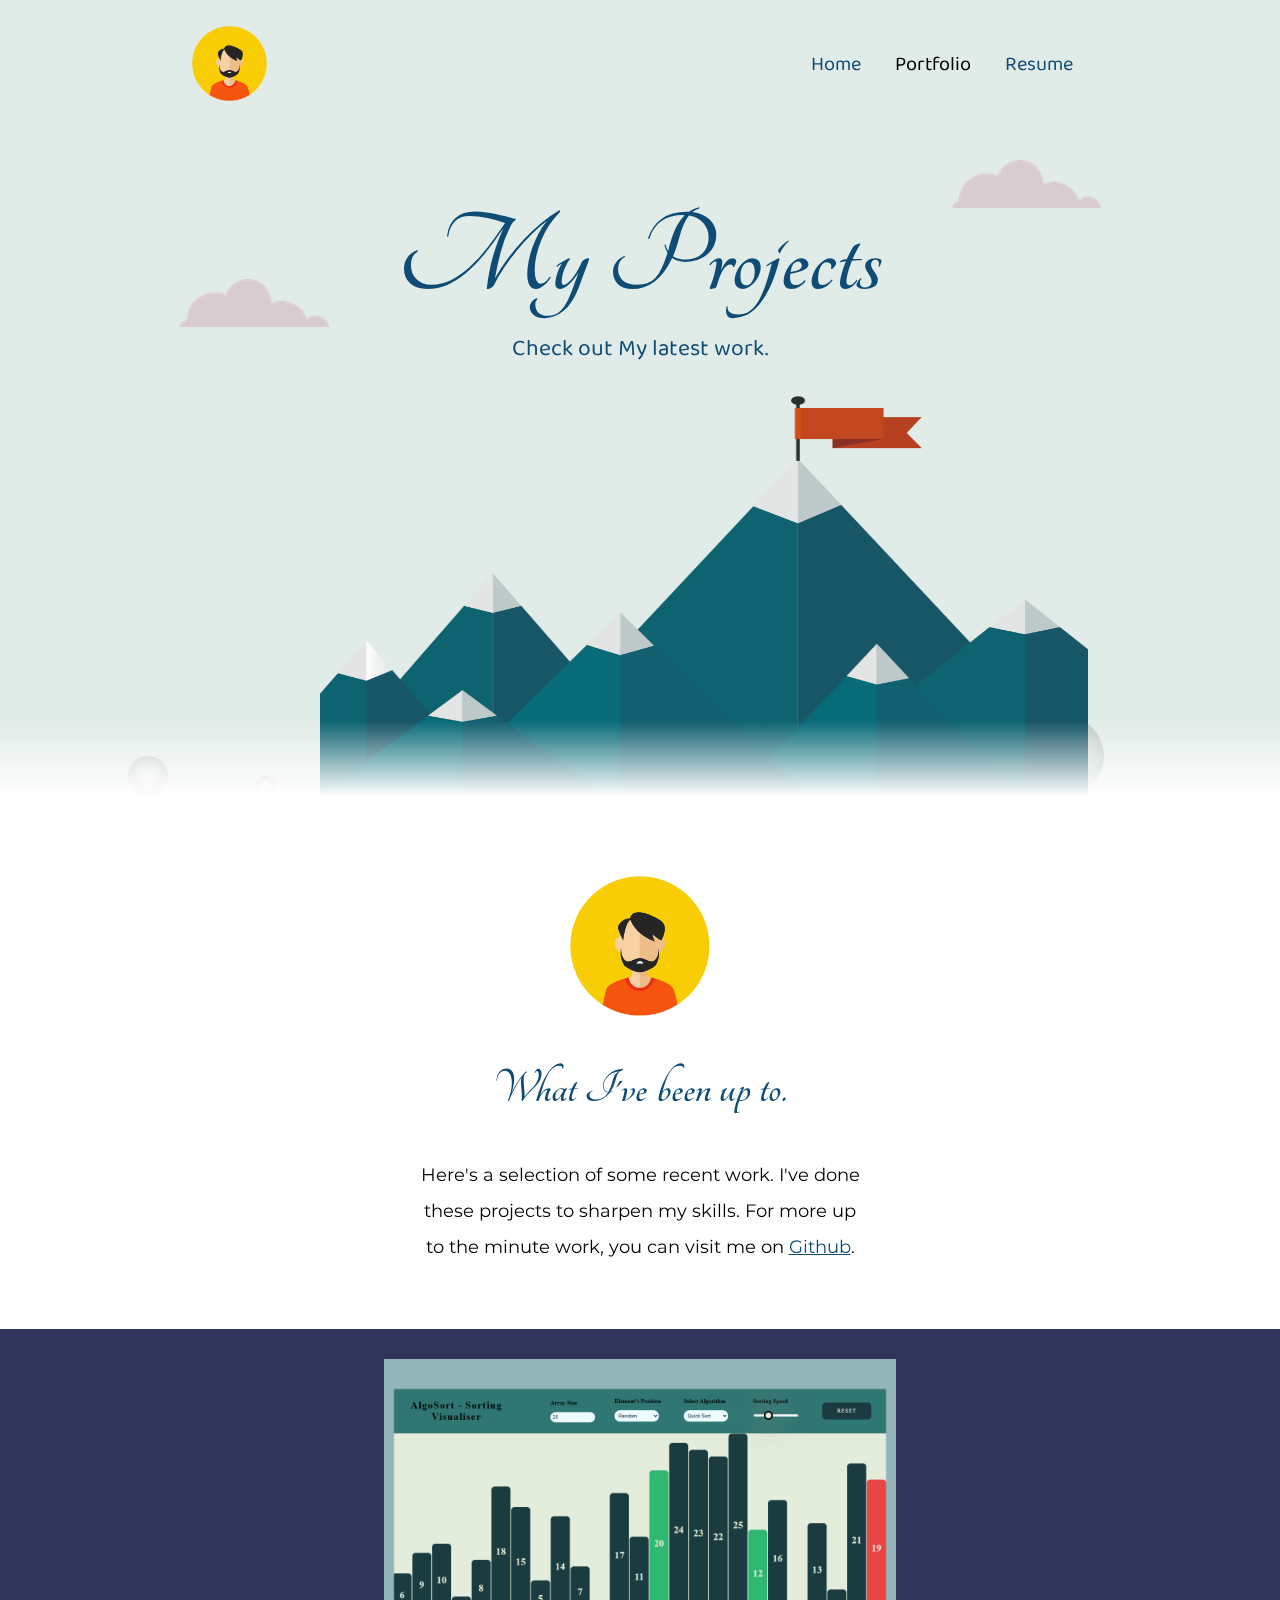
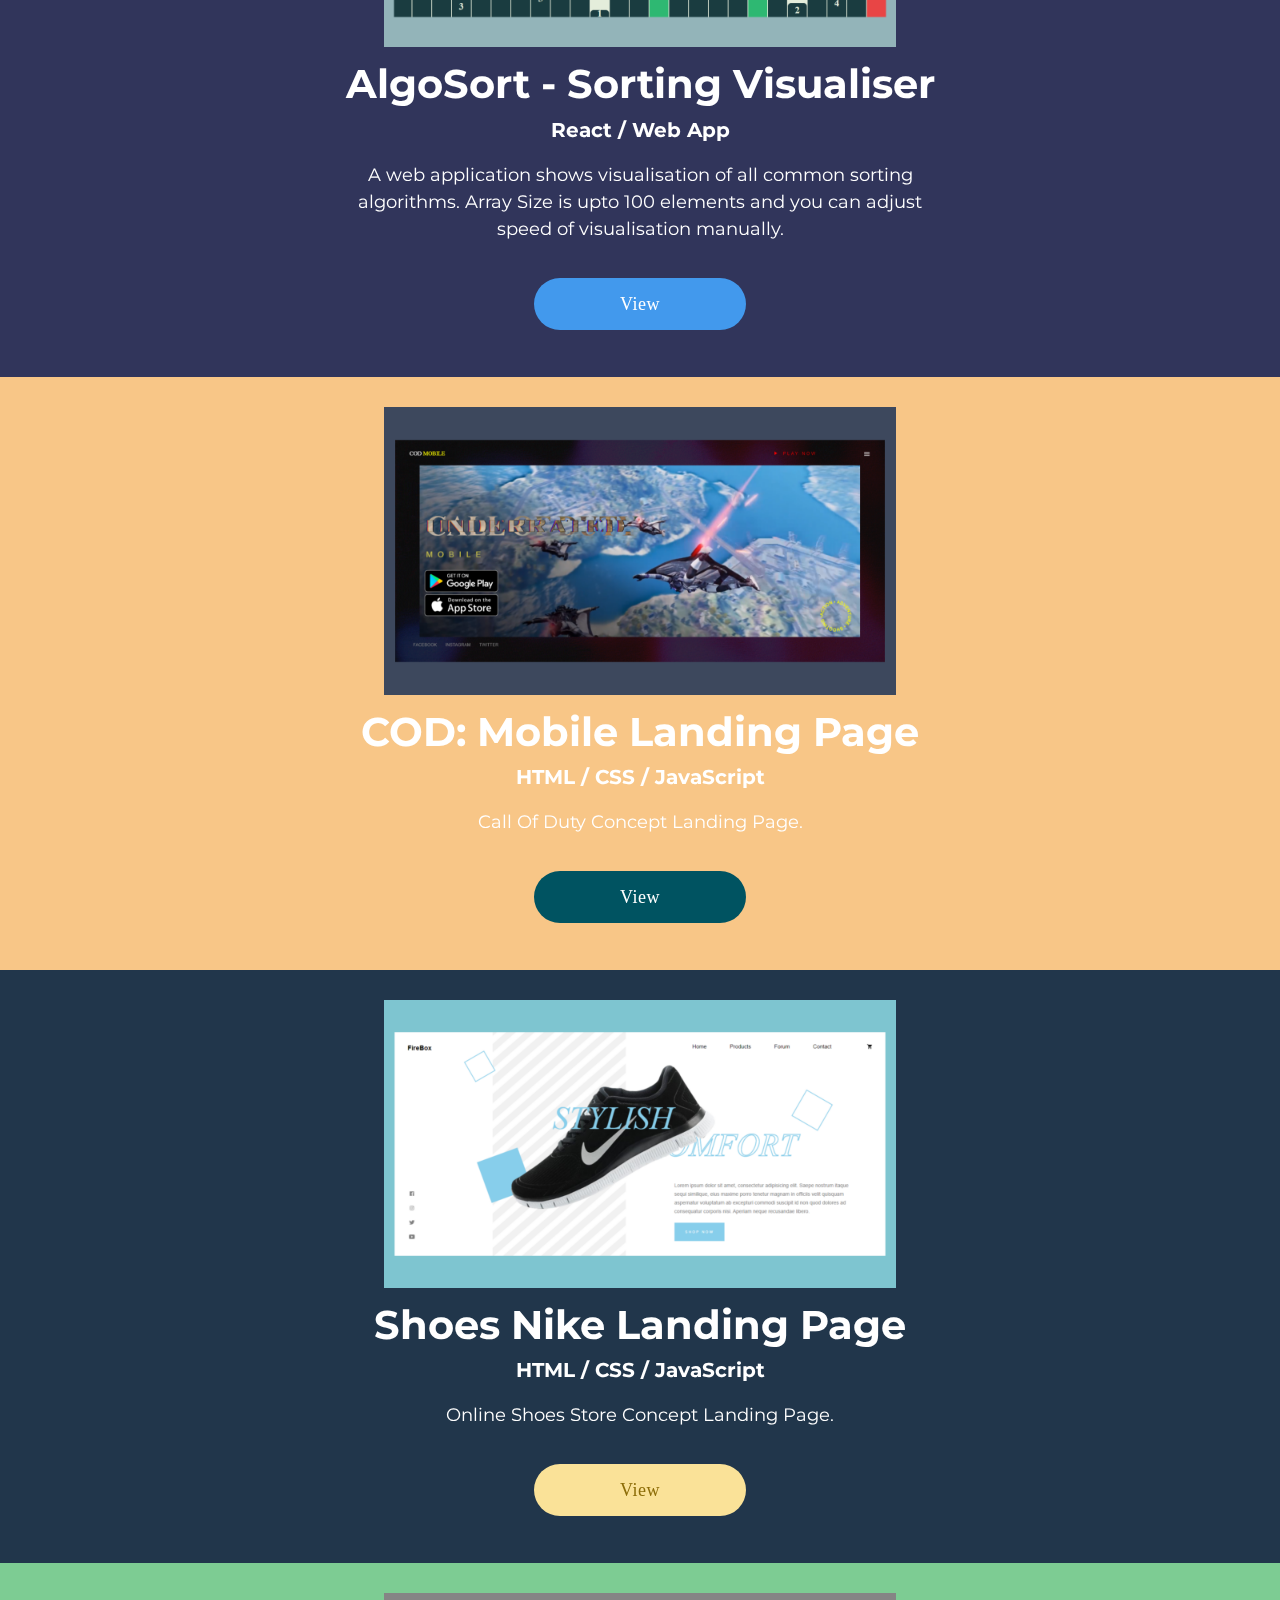
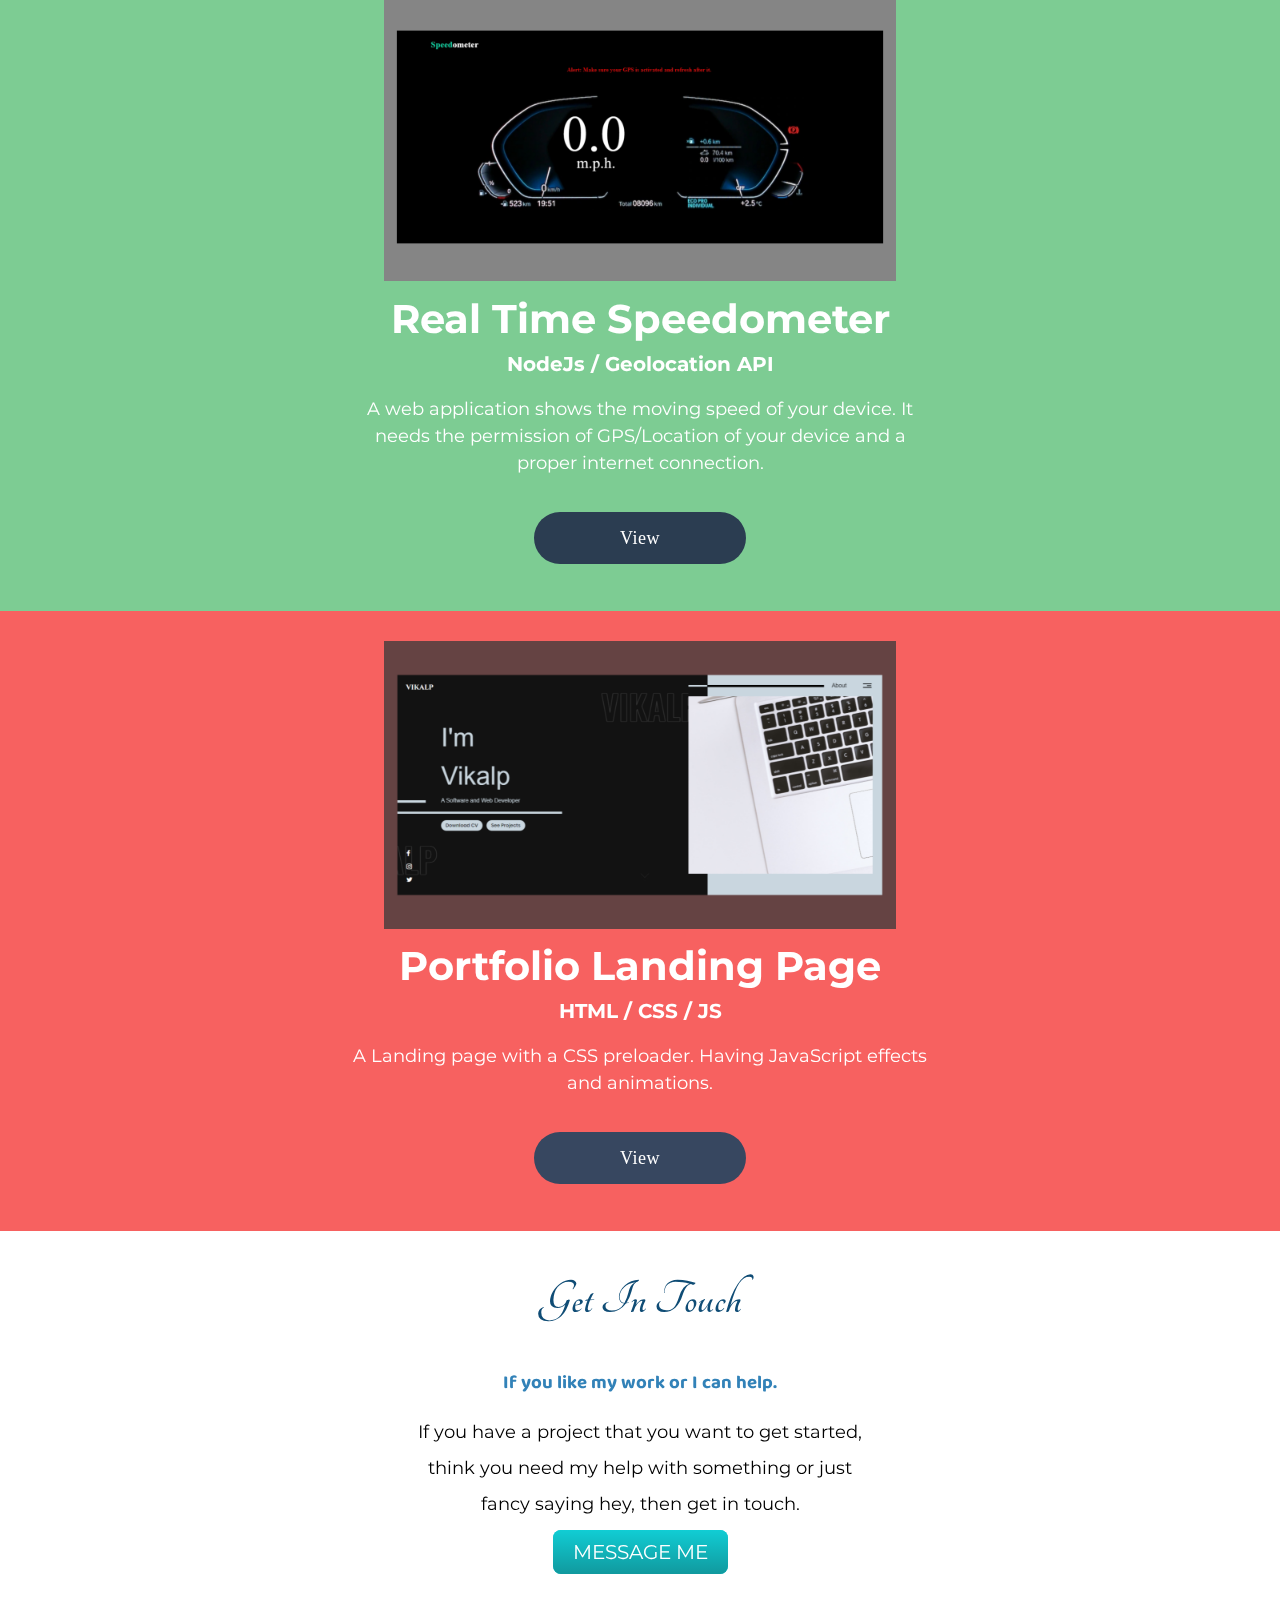
<file: portfolio.html>
<!DOCTYPE html>
<html>
<head>
    <meta charset="utf-8">
    <title>Vikalp Kaushik</title>
    <link rel="stylesheet" type="text/css" href="style.css">
    <link rel="stylesheet" type="text/css" href="https://maxcdn.bootstrapcdn.com/font-awesome/4.7.0/css/font-awesome.min.css">
    <link href="https://fonts.googleapis.com/css?family=Montserrat|Baloo+Chettan+2|Tangerine&display=swap" rel="stylesheet">
    <link rel="icon" href="img/logo.png">
</head>
<body>
    <header>
        <img class="logo" src="img/logo.png">
        <nav>
            <ul>
                <li><a href="index.html">Home</a></li>
                <li><a class="active" href="portfolio.html">Portfolio</a></li>
                <li><a href="https://drive.google.com/file/d/1fQvm7qjGCjGkWndiy1mEC6uX420WhLRC/view?usp=sharing">Resume</a></li>
            </ul>
        </nav>
    </header>
    <div class="top-container">
        <img id="top-cloud" src="img/cloud.png" alt="cloud">
        <div class="Intro">
            <h1 id="h1">My Projects</h1>
            <p id="p1">Check out My latest work.</p> 
        </div>
        <img id="bottom-cloud" src="img/cloud.png" alt="cloud">
        <img id="mountain" src="img/mountain2.png" alt="mountain-img">
        <div class="bubbles">
            <div class="bubble"></div>
            <div class="bubble"></div>
            <div class="bubble"></div>
            <div class="bubble"></div>
            <div class="bubble"></div>
            <div class="bubble"></div>
            <div class="bubble"></div>
            <div class="bubble"></div>
            <div class="bubble"></div>
            <div class="bubble"></div>
        </div>
    </div>  
    <div class="middle-container">
        <div class="profile">
            <img class="midlogo" src="img/logo.png" alt="profilepic">
            <h2>What I've been up to.</h2>
            <p class="p2">Here's a selection of some recent work. I've done these projects to sharpen my skills. For more up to the minute work, you can visit me on <a class="projectslink" href="https://github.com/vikalp2502">Github</a>.</p>
        </div> 
        <div class="project1">
            <div class="content">
                <img class="project_img" src="img/project1.png">
                <h2 class="head">AlgoSort - Sorting Visualiser</h2>
                <h3 class="head3">React / Web App</h3>
                <p class="p3">A web application shows visualisation of all common sorting algorithms. Array Size is upto 100 elements and you can adjust speed of visualisation manually.</p>
                <a class="mainbtn" href="https://vikalp2502.github.io/AlgoSort-Sorting-Visualiser">View</a>
            </div>
        </div>
        <div class="project2">
            <div class="content">
                <img class="project_img" src="img/project2.png">
                <h2 class="head">COD: Mobile Landing Page</h2>
                <h3 class="head3">HTML / CSS / JavaScript</h3>
                <p class="p3">Call Of Duty Concept Landing Page.</p>
                <a class="mainbtn btn2" href="https://github.com/vikalp2502/CODM-Landing_Page">View</a>
            </div>
        </div>
        <div class="project3">
            <div class="content">
                <img class="project_img" src="img/project3.png">
                <h2 class="head">Shoes Nike Landing Page</h2>
                <h3 class="head3">HTML / CSS / JavaScript</h3>
                <p class="p3">Online Shoes Store Concept Landing Page.</p>
                <a class="mainbtn btn3" href="https://github.com/vikalp2502/Shoes-Nike-Landing-Page">View</a>
            </div>
        </div>
        <div class="project4">
            <div class="content">
                <img class="project_img" src="img/project4.png">
                <h2 class="head">Real Time Speedometer</h2>
                <h3 class="head3">NodeJs / Geolocation API</h3>
                <p class="p3">A web application shows the moving speed of your device. It needs the permission of GPS/Location of your device and a proper internet connection.</p>
                <a class="mainbtn btn4" href="https://vikalp2502.github.io/real-time-speedometer">View</a>
            </div>
        </div>
        <div class="project5">
            <div class="content">
                <img class="project_img" src="img/project5.png">
                <h2 class="head">Portfolio Landing Page</h2>
                <h3 class="head3">HTML / CSS / JS</h3>
                <p class="p3">A Landing page with a CSS preloader. Having JavaScript effects and animations.</p>
                <a class="mainbtn btn5" href="https://vikalp2502.github.io/portfolio-landing-page">View</a>
            </div>
        </div>
        <div id="contact" class="contact-me">
            <h2>Get In Touch</h2>
            <h3>If you like my work or I can help.</h3>
            <p class="p2">If you have a project that you want to get started, think you need my help with something or just fancy saying hey, then get in touch.</p>
            <a class="btn" href="mailto:vikalpkaushik99@gmail.com">MESSAGE ME</a>
        </div>
    </div>    
    <footer id="f">
        <img class="flogo" src="img/logo.png">
        <div class="link">
            <a class="footer-link" href="index.html">Home</a>
            <a class="footer-link" href="portfolio.html">Portfolio</a>
            <a class="footer-link" href="https://drive.google.com/file/d/1fQvm7qjGCjGkWndiy1mEC6uX420WhLRC/view?usp=sharing">Resume</a>
        </div>
        <div class="footer-social-icons">
            <ul>
                <li><a href="https://www.github.com/vikalp2502"><i class="fa fa-github" aria-hidden="true"></i></a></li>
                <li><a href="https://www.medium.com/@vikalpkaushik99"><i class="fa fa-medium" aria-hidden="true"></i></a></li>
                <li><a href="https://www.linkedin.com/in/vikalp-kaushik-99966a1ab/"><i class="fa fa-linkedin" aria-hidden="true"></i></a></li>
                <li><a href="https://www.instagram.com/vikalp._.kaushik/"><i class="fa fa-instagram" aria-hidden="true"></i></a></li>
            </ul>
        </div>
        <p class="copyright">© 2020 <a href="#" class="f-link">Vikalp Kaushik.</a> All rights reserved.</p> 
    </footer>
    <script type="text/javascript" src="main.js"></script>
</body>
</html>
</file>
<file: style.css>
body{
	margin: 0;
}
h1{
	color: #0f4c75;
	font-family: 'Tangerine', cursive;
	font-size: 135px;
	margin: 50px auto 0 auto;
  text-align: center;
}
#h1{
  color: #0f4c75;
	font-family: 'Tangerine', cursive;
	font-size: 120px;
	margin: 50px auto 0 auto;
  text-align: center;
}
#p1{
	color: #0f4c75;
	font-family: 'Baloo Chettan 2', cursive;
	font-size: 23px;
	font-weight: 400;
  text-align: center;
  margin: 0;
}
.p2{
    line-height: 2;
	display: block;
	font-family: 'Montserrat', sans-serif;
	font-weight: normal;
	font-size: 18px;
	padding: 0 15% 0 15%;
}
h2{
   color: #0f4c75;
   font-family: 'Tangerine', cursive;
   font-size: 50px;
}
h3{
  font-family: 'Baloo Chettan 2', cursive;	
  color: #3282b8;
  padding: 0;
}
.h3_1{
  color: #000;
}
.head{
  color: #fff;
  font-family: 'Montserrat', sans-serif;
  font-size: 40px;
  line-height: 0;
}
.head3{
  color: #fff;
  font-family: 'Montserrat', sans-serif;
  font-size: 20px;
  padding: 0;
}
p{
	line-height: 2;
	display: block;
	font-family: 'Montserrat', sans-serif;
	font-weight: normal;
	font-size: 16px;
	padding: 0 auto 0 auto;
}
.p3{
  line-height: 1.5;
	font-family: 'Montserrat', sans-serif;
	font-weight: normal;
	font-size: 18px;
  padding: 0 5% 0 5%;
  color: #fff;
}
.projectslink{
  color: #0f4c75;
  font-family: 'Montserrat', sans-serif;
}
.projectslink:hover{
  color: #000;
}
hr{
	margin: 80px auto 80px auto;
	border-style: dotted none none;
	border-width: 5px;
	width: 5%;
	border-color: #3282b8;

}
.f-link{
  color: orange;
  text-decoration: none;
}

header{
  background-color: #e1ebe8;
  display: flex;
  justify-content: space-between;
  align-items: center;
  padding: 2% 15%;
}
.logo{
	width: 75px;
	height: 75px;
	cursor: pointer;
}
ul{
	list-style: none;
}
ul li{
	display: inline-block;
	padding: 0px 15px;
}
ul li a{
	transition: all 0.3s ease 0s;
	text-decoration: none;
	font-size: 20px;
	font-family: 'Baloo Chettan 2', cursive;
	color: #0f4c75;
}
ul li a.active{
	color: black;
}
ul li a:hover{
	color: #1b262c;
}
.top-container {
  width: 100%;
  height: 650px;
  background-color: #e1ebe8;
  margin: 0;
  position: relative;
  overflow: hidden;
  padding-top: 20px;
}
.top-container:before {
  content: '';
  position: absolute;
  bottom: 0;
  width: 100%;
  height: 75px;
  z-index: 1000;
  background: linear-gradient(transparent, #fff);
}
.bubbles{
  position: absolute;
  width: 100%;
  height: 100%;
  top: 0;
  left: 0;
  overflow: hidden;
  z-index: 0;
  background: transparent;
}
.bubble{
  position: absolute;
  bottom: 0;
  background: radial-gradient( #fff,#666666);
  border-radius: 50%;
  opacity: 0.4;
  animation: flying 10s infinite ease-in;
}
.bubble:nth-child(1){
  width: 40px;
  height: 40px;
  left: 10%;
  animation-duration: 8s;
}
.bubble:nth-child(2){
  width: 20px;
  height: 20px;
  left: 20%;
  animation-duration: 5s;
  animation-delay: 1s;
}
.bubble:nth-child(3){
  width: 50px;
  height: 50px;
  left: 35%;
  animation-duration: 5s;
  animation-delay: 2s;
}
.bubble:nth-child(4){
  width: 80px;
  height: 80px;
  left: 50%;
  animation-duration: 10s;
  animation-delay: 0s;
}
.bubble:nth-child(5){
  width: 35px;
  height: 35px;
  left: 55%;
  animation-duration: 6s;
  animation-delay: 1s;
}
.bubble:nth-child(6){
  width: 45px;
  height: 45px;
  left: 40%;
  animation-duration: 8s;
  animation-delay: 3s;
}
.bubble:nth-child(7){
  width: 25px;
  height: 25px;
  left: 75%;
  animation-duration: 7s;
  animation-delay: 2s;
}
.bubble:nth-child(8){
  width: 80px;
  height: 80px;
  left: 80%;
  animation-duration: 6s;
  animation-delay: 1s;
}
.bubble:nth-child(9){
  width: 15px;
  height: 15px;
  left: 70%;
  animation-duration: 9s;
  animation-delay: 0s;
}
.bubble:nth-child(10){
  width: 40px;
  height: 40px;
  left: 25%;
  animation-duration: 5s;
  animation-delay: 3s;
}
@keyframes flying{
  0%{
    bottom: -100px;
    transform: translateX(0);
  }
  50%{
    transform: translateX(100px);
  }
  100%{
    bottom: 1480px;
    transform: translateX(-200px);
  }
}
.middle-container{
	background-color: white;
	text-align: center;
}
.profile{
	width: 50%;
	margin-left: 25%;
	margin-bottom: 5%;
}
.skills {
  width: 50%;
  margin-left: 25%;
  text-align: center;
}
.skill_img{
  width: 80px;
  margin: 0 15px;
}
.project1{
  width: 100%;
  height: auto;
  background: #31355b;
}
.content{
  width: 50%;
  margin-left: 25%;
  padding-bottom: 30px;
}
.project_img{
  width: 80%;
  height: auto;
  padding: 30px 0 0 0;
}
.mainbtn{
  color: #fff;
  background: #4299ed;
  border-radius: 30px;
  padding: 16px 86px;
  text-align: center;
  letter-spacing: 0.5px;
  text-decoration: none;
  line-height: 86px;
  font-size: 18px;
  margin-top: 30px;
  transition: 0.8s all;
  margin-bottom: 40px;
}
.mainbtn:hover{
  color:#fff;
  background: #1680e6;
}
.btn2{
	background: #005361;
}
.btn2:hover{
	background: #00272e;
}
.btn3{
	color: #8c6c07;
    background: #fae298;
}
.btn3:hover{
	background: #f8d467;
	color: #8c6c07;
}
.btn4{
  background: #2b3d51;
}
.btn4:hover{
  background: #192430;
}  
.btn5{
  background: #374760;
}
.btn5:hover{
  background: #242f40;
}
.project2{
  width: 100%;
  height: auto;
  background: #f8c687;
}
.project3{
	width: 100%;
    height: auto;
	background: #21364b;
}
.project4{
  width: 100%;
  height: auto;
  background: #7dcc93;
}
.project5{
  width: 100%;
  height: auto;
  background: #f76160;
}
.contact-me{
	width: 50%;
	margin-left: 25%;
	margin-bottom: 20%;
}

#top-cloud {
  position: absolute;
  right: 14%;
  top: 5%;
  z-index: 9;
}

#bottom-cloud {
  position: absolute;
  left: 14%;
  bottom: 70%;
  z-index: 10;
}
#mountain{
  position: absolute;
	width: 60%;
	height: 400px;
	bottom: 0;
  left: 25%;
  z-index: 1;
  
}
.midlogo{
	width: 140px;
	height: 140px;
	padding-top: 80px;
}
#f{
	position: fixed;
  bottom: 0;
  overflow: hidden;
  z-index: -1;
	background-color: #1b262c;
	width: 100%;
	height: 220px;
	
}
.flogo{
	width: 85px;
	height: 85px;
	position: absolute;
	left: 15%;
	top: 33%;
}
.link{
	display: flex;
	position: absolute;
	top: 5%;
	left: 41%;
}
.footer-link{
  color: #11999E;
  font-family: 'Baloo Chettan 2', cursive;
  margin: 15px 12px;
  text-decoration: none;
  font-size: 20px;
}

.footer-link:hover {
  color: #EAF6F6;
}
.footer-social-icons ul{
    margin: 0px;
    padding: 0px;
    display: flex;
    position: absolute;
    top: 40%;
    left: 50%;
    transform: translate(-50%);
}
.footer-social-icons ul li{
    margin: 0 15px;
    list-style: none;
}
.footer-social-icons ul li a{
    position: relative;
    display: block;
    width: 70px;
    height: 70px;
    text-align: center;
    line-height: 70px;
    background: #fff;
    border-radius: 50%;
    font-size: 30px;
    color: #666;
    transition: -5s;
}
.footer-social-icons ul li a:before{
    content: "";
    position: absolute;
    left: 0;
    width: 100%;
    height: 100%;
    border-radius: 50%;
    background: #11999E;
    transition: .5s;
    transform: scale(.9);
    z-index: -1;
}
.footer-social-icons ul li a:hover:before{
    transform: scale(1.1);
    box-shadow: 0 0 15px #11999E;
}
.footer-social-icons ul li a:hover{
    color: #11999E;
    box-shadow: 0 0 5px #11999E;
    text-shadow: 0 0 5px #11999E;
}
.copyright {
  position: absolute;
  bottom: 1%;
  left: 41%;
  text-align: center;	
  color: #EAF6F6;
  font-size: 0.85rem;
}
.btn {
  background: #11cdd4;
  background-image: -webkit-linear-gradient(top, #11cdd4, #11999e);
  background-image: -moz-linear-gradient(top, #11cdd4, #11999e);
  background-image: -ms-linear-gradient(top, #11cdd4, #11999e);
  background-image: -o-linear-gradient(top, #11cdd4, #11999e);
  background-image: linear-gradient(to bottom, #11cdd4, #11999e);
  -webkit-border-radius: 25;
  -moz-border-radius: 225;
  border-radius: 8px;
  font-family: 'Montserrat', sans-serif;
  color: #ffffff;
  font-size: 20px;
  padding: 10px 20px 10px 20px;
  text-decoration: none;
}

.btn:hover {
  background: #30e3cb;
  background-image: -webkit-linear-gradient(top, #30e3cb, #2bc4ad);
  background-image: -moz-linear-gradient(top, #30e3cb, #2bc4ad);
  background-image: -ms-linear-gradient(top, #30e3cb, #2bc4ad);
  background-image: -o-linear-gradient(top, #30e3cb, #2bc4ad);
  background-image: linear-gradient(to bottom, #30e3cb, #2bc4ad);
  text-decoration: none;
}

.showcase{
  height: auto;
  background: #fff;
  padding-top: 10%;
  text-align: center;
}

.card-conatiner{
  width: 60%;
}

.card{
  margin: 3% 2%;
  border: 1px solid #3282b8;
  display: inline-block;
  justify-content: space-between;
}

.card-img-top{
  width: 100%;
  height: 9rem;
}

.butn{
  transition: all 0.3s ease 0s;
  text-decoration: none;
  font-size: 1.2rem;
  font-family: 'Baloo Chettan 2', cursive;
  color: #0f4c75;
  padding: 0 3%;
}

.butn:hover{
  color: #000;
}

@media screen and (max-width: 1050px){
  header{
    padding: 3% 5%;
  }
  .logo{
    width: 180px;
    height: 180px;
  }
  ul li a{
    font-size: 3rem;
  }
  h1{
    font-size: 250px;
    margin: 280px auto 0 auto;
  }
  #h1{
    font-size: 220px;
    margin: 280px auto 0 auto;
  }
  #p1{
    font-size: 3rem;
  }
  .top-container {
    height: 1400px;
  }
  #top-cloud{
    right: 4%;
    top: 10%;
    width: 250px;
    height: auto;
  }
  #bottom-cloud{
    width: 250px;
    height: auto;
    left: 2%;
    bottom: 45%;
  }
  #mountain{
    width: 100%;
    height: 650px;
    left: 0;
    bottom: 0;
  }
  .profile{
    width: 90%;
    margin-left: 5%;
  }
  .midlogo{
    width: 310px;
    height: 310px;
  }
  h2{
    font-size: 140px;
  }
  .p2{
    line-height: 1.2;
    font-size: 60px;
    padding: 0;
  }
  hr{
    width: 10%;
    border-width: 10px;
  }
  .skills{
    width: 90%;
    margin-left: 5%;
  }
  .timelineContent{
    width: 90%;
  }
  h3{
    font-size: 60px;
  }
  p{
    line-height: 1.2;
    font-size: 60px;
  }
  .head{
    font-size: 80px;
    line-height: 1.2;
  }
  .head3{
    font-size: 54px;
    line-height: 1;
  }
  .p3{
    font-size: 45px;
  }
  .front{
    width: 45%;
  }
  .py{
    width: 45%;
  }
  .btn{
    font-size: 40px;
    border-radius: 35px;
  }
  .content{
    width: 90%;
    margin-left: 5%;
    padding-bottom: 30px;
  }
  .skill_img{
    width: 160px;
  }
  .project_img{
    width: 100%;
    height: auto;
    padding: 10% 0 5% 0;
  }
  .mainbtn{
    line-height: 200px;
    padding: 20px 150px;
    border-radius: 0%;
    font-size: 30px;
  }
  .contact-me{
    margin-bottom: 100%;
    width: 90%;
    margin-left: 5%;
  }
  #f{
    height: 800px;
  }
  .flogo{
    top: 10%;
    left: 38%;
    width: 240px;
    height: 240px;
  }
  .link{
    top: 45%;
    left: 20%;
  }
  .footer-link{
    font-size: 50px;
  }
  .switch{
    font-size: 50px;
    padding: 28px 35px;
    right: 27%;
  }
  .footer-social-icons ul{
    top: 62%;
    left: 50%;
  }
  .footer-social-icons ul li a{
    width: 150px;
    height: 150px;
    font-size: 80px;
    line-height: 145px;
  }
  .copyright{
    font-size: 2rem;
    left: 16%;
  }
  .card-container{
    width: 100%;
    height: auto;
    margin: 1% 0;
  }
  .card{
    display: block;
    width: 100%;
    margin: 3% 35%;
  }
}
</file>
